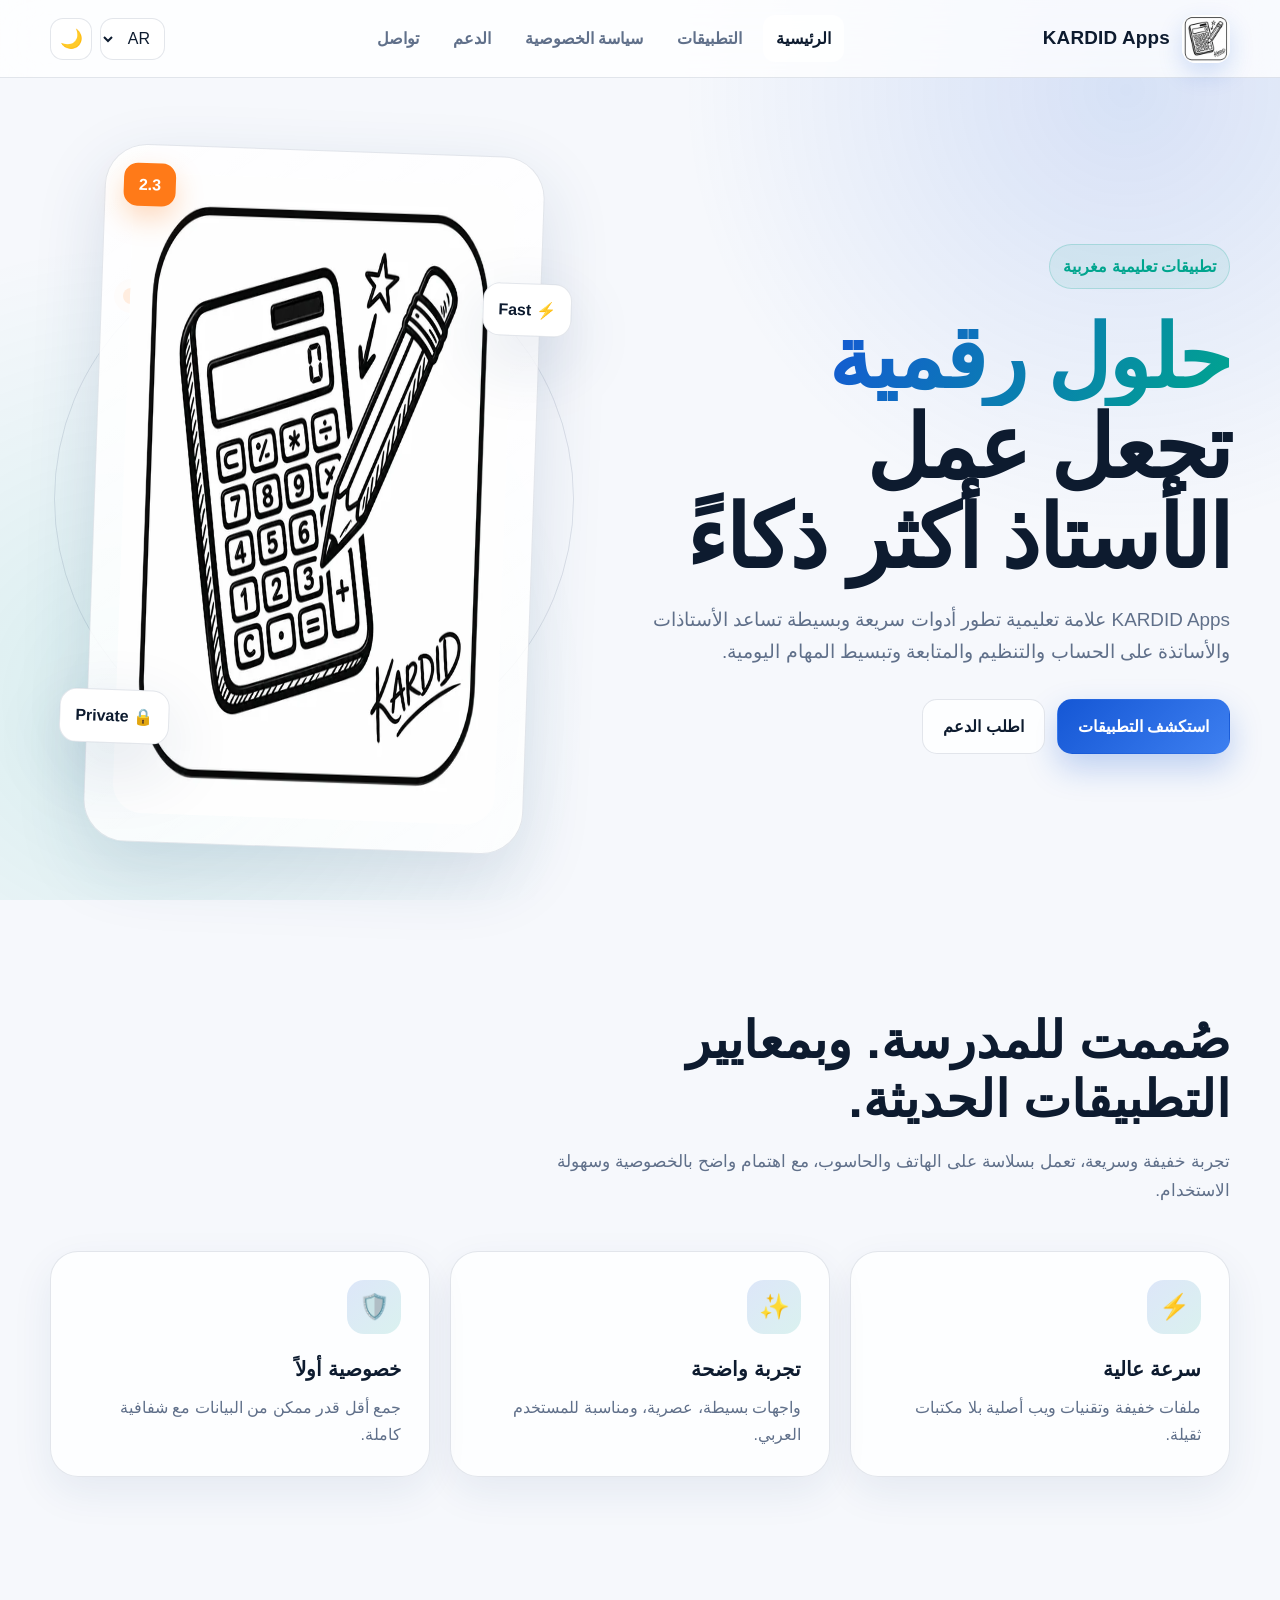
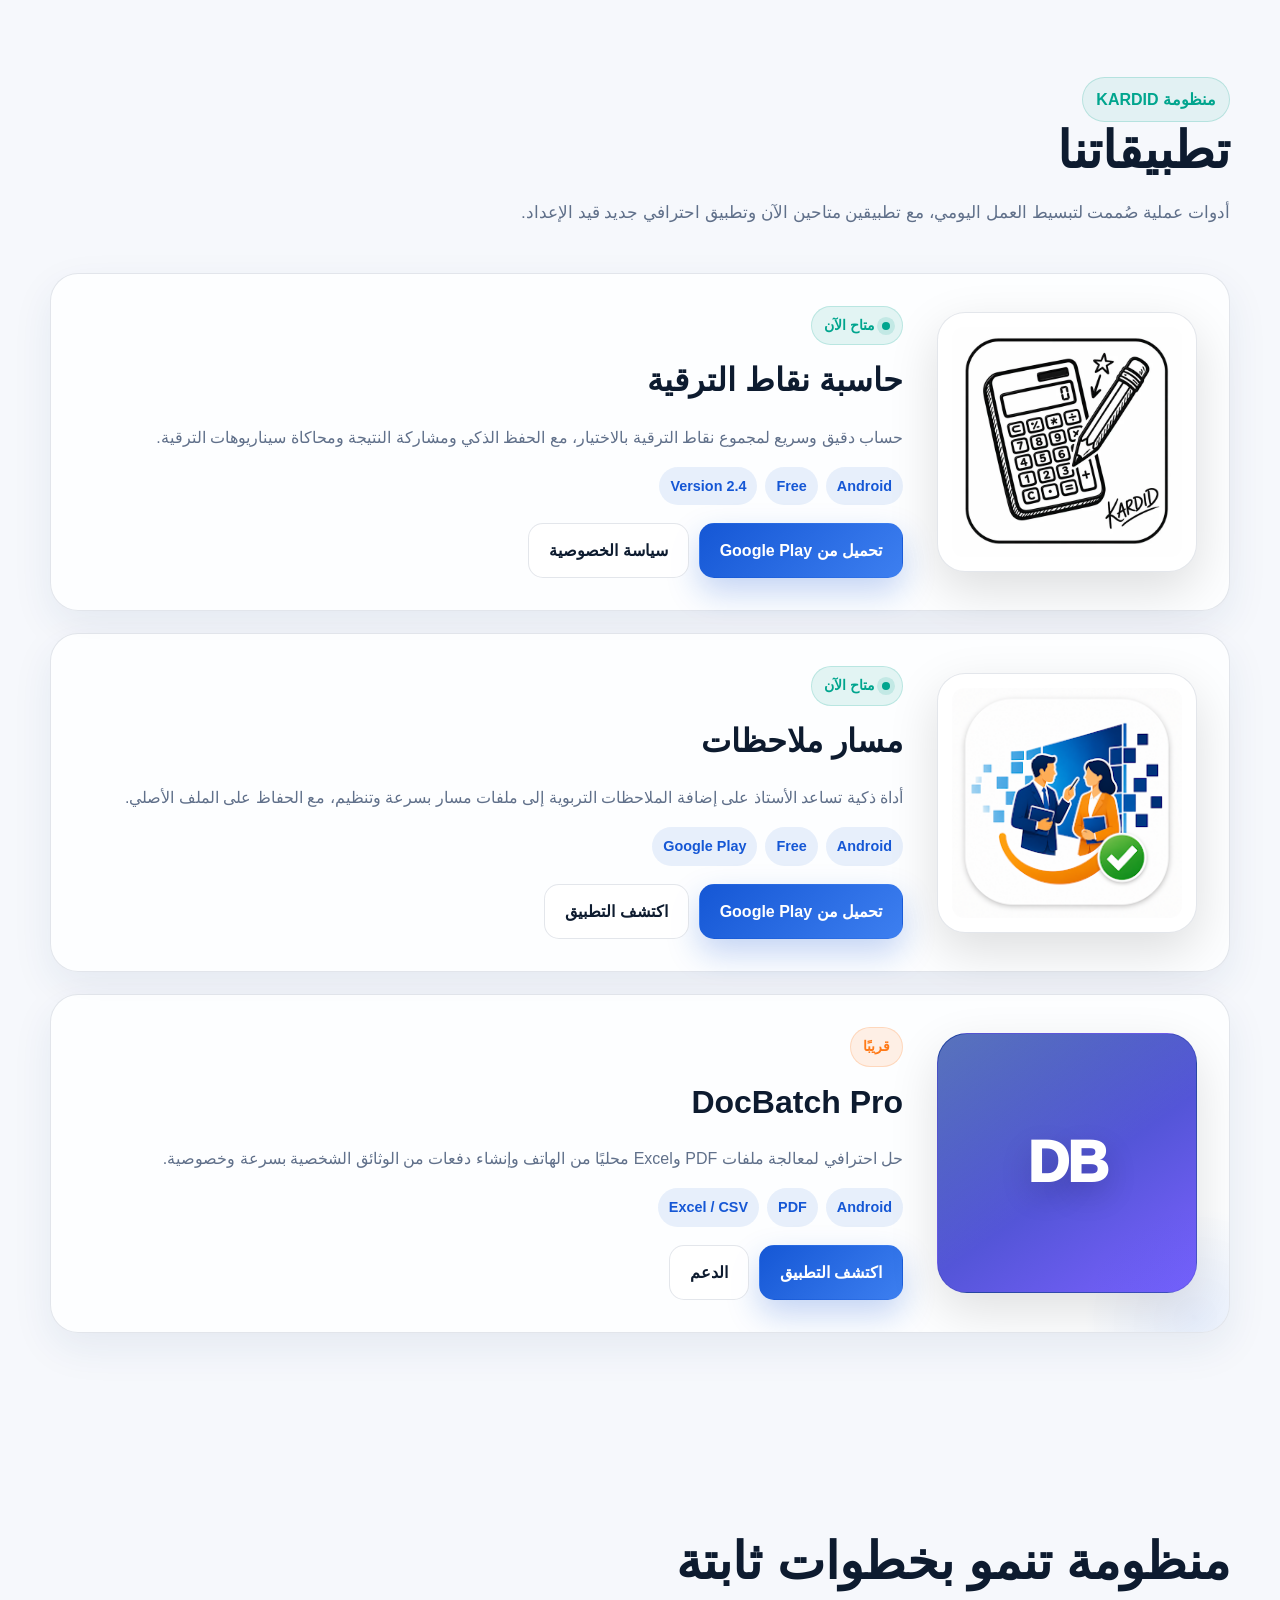
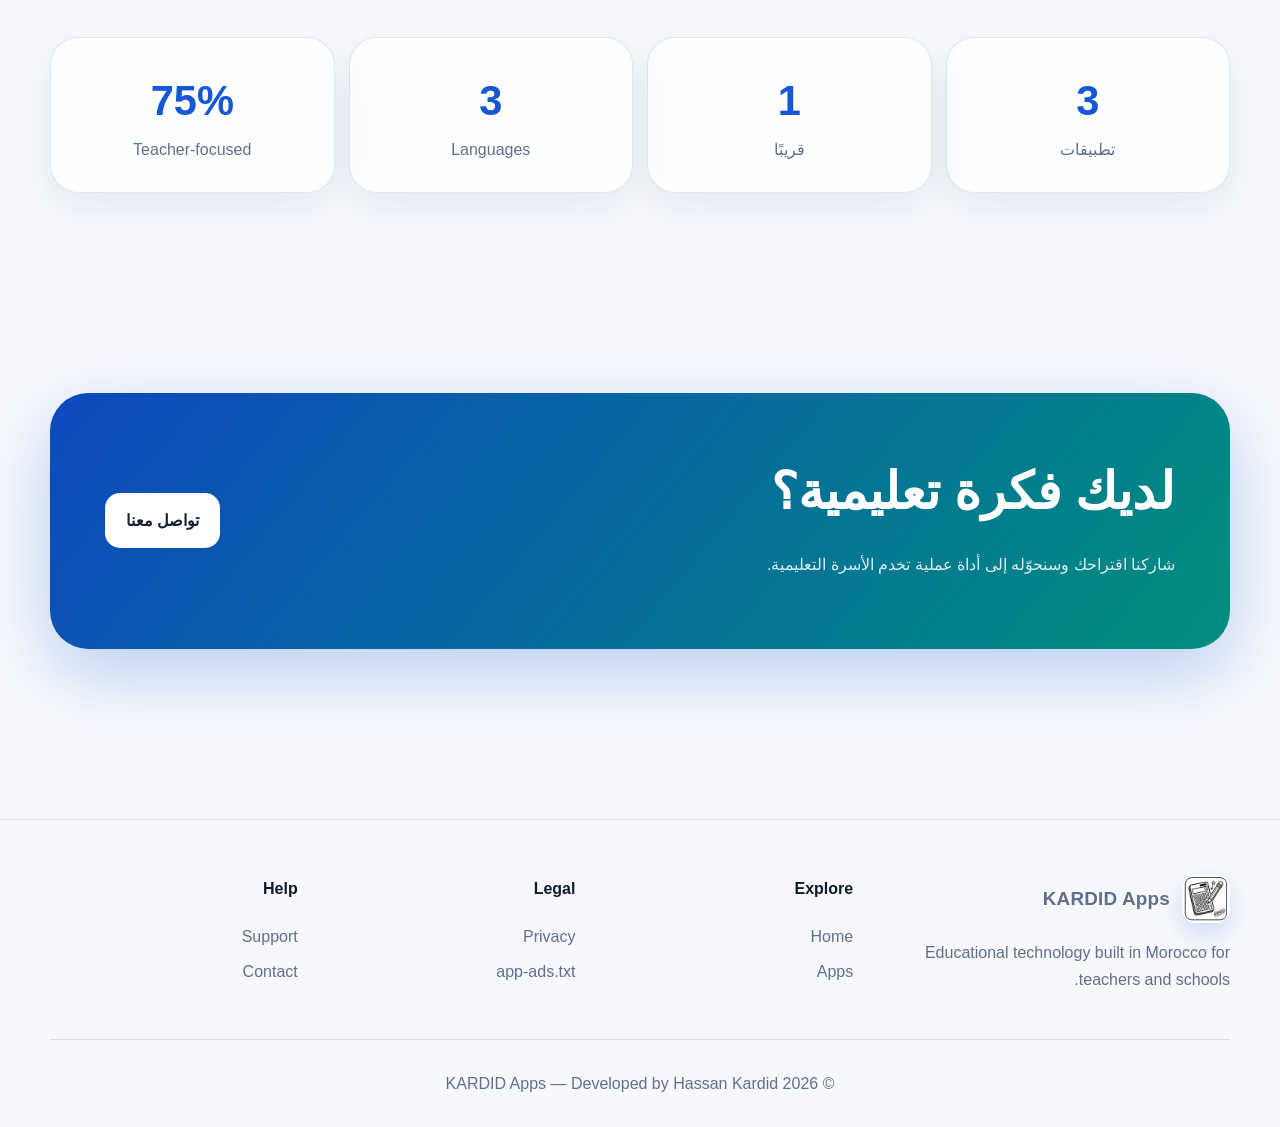
<file: index.html>
<!doctype html><html lang="ar" dir="rtl"><head><meta charset="utf-8"><meta name="viewport" content="width=device-width,initial-scale=1"><meta name="description" content="KARDID Apps develops smart educational applications for teachers and schools."><meta name="theme-color" content="#1557d5"><title>KARDID Apps — تطبيقات تعليمية ذكية</title><link rel="icon" href="assets/favicon.png"><link rel="preload" href="assets/kardid-icon.webp" as="image"><link rel="stylesheet" href="styles.css"><script defer src="script.js"></script></head><body><a class="skip-link" href="#main">Skip to content</a><header class="site-header"><div class="container nav"><a class="brand" href="index.html"><img src="assets/favicon.png" alt="KARDID Apps"><span>KARDID Apps</span></a><nav class="nav-links"><a class="active" href="index.html" data-i18n="home">الرئيسية</a><a href="#apps" data-i18n="apps">التطبيقات</a><a href="privacy.html" data-i18n="privacy">سياسة الخصوصية</a><a href="support.html" data-i18n="support">الدعم</a><a href="contact.html" data-i18n="contact">تواصل</a></nav><div class="nav-tools"><select id="languageSelect" class="lang-select" aria-label="Language"><option value="ar">AR</option><option value="fr">FR</option><option value="en">EN</option></select><button id="themeToggle" class="icon-btn" aria-label="Toggle theme">🌙</button><button id="menuToggle" class="icon-btn menu-btn" aria-label="Menu">☰</button></div></div></header><main id="main"><section class="hero"><div class="container hero-grid"><div><span class="eyebrow" data-i18n="badge">تطبيقات تعليمية مغربية</span><h1><span class="gradient-text" data-i18n="hero1">حلول رقمية</span><br><span data-i18n="hero2">تجعل عمل الأستاذ أكثر ذكاءً</span></h1><p data-i18n="heroP">KARDID Apps علامة تعليمية تطور أدوات سريعة وبسيطة تساعد الأستاذات والأساتذة على الحساب والتنظيم والمتابعة وتبسيط المهام اليومية.</p><div class="actions"><a class="btn btn-primary" href="#apps" data-i18n="explore">استكشف التطبيقات</a><a class="btn btn-secondary" href="support.html" data-i18n="ask">اطلب الدعم</a></div></div><div class="hero-visual"><div class="app-orbit"></div><div class="app-card"><span class="version-badge">2.3</span><img src="assets/kardid-icon.webp" alt="Promotion Points Calculator app icon" width="640" height="640"><span class="mini-badge badge-one">⚡ Fast</span><span class="mini-badge badge-two">🔒 Private</span></div></div></div></section><section class="section"><div class="container"><div class="section-head reveal"><h2 data-i18n="featuresTitle">صُممت للمدرسة. وبمعايير التطبيقات الحديثة.</h2><p data-i18n="featuresP">تجربة خفيفة وسريعة، تعمل بسلاسة على الهاتف والحاسوب، مع اهتمام واضح بالخصوصية وسهولة الاستخدام.</p></div><div class="grid-3"><article class="feature-card reveal"><div class="feature-icon">⚡</div><h3 data-i18n="f1">سرعة عالية</h3><p data-i18n="f1p">ملفات خفيفة وتقنيات ويب أصلية بلا مكتبات ثقيلة.</p></article><article class="feature-card reveal"><div class="feature-icon">✨</div><h3 data-i18n="f2">تجربة واضحة</h3><p data-i18n="f2p">واجهات بسيطة، عصرية، ومناسبة للمستخدم العربي.</p></article><article class="feature-card reveal"><div class="feature-icon">🛡️</div><h3 data-i18n="f3">خصوصية أولاً</h3><p data-i18n="f3p">جمع أقل قدر ممكن من البيانات مع شفافية كاملة.</p></article></div></div></section><section class="section" id="apps"><div class="container"><div class="section-head reveal"><span class="eyebrow" data-i18n="appsEyebrow">منظومة KARDID</span><h2 data-i18n="appsTitle">تطبيقاتنا</h2><p data-i18n="appsIntro">أدوات عملية صُممت لتبسيط العمل اليومي، مع تطبيقين متاحين الآن وتطبيق احترافي جديد قيد الإعداد.</p></div><div class="apps-stack">
<article class="product-card reveal"><img src="assets/kardid-icon.webp" alt="حاسبة نقاط الترقية KARDID"><div><div class="product-topline"><span class="status-chip status-live" data-i18n="availableNow">متاح الآن</span></div><h3 data-i18n="productTitle">حاسبة نقاط الترقية</h3><p data-i18n="productP">حساب دقيق وسريع لمجموع نقاط الترقية بالاختيار، مع الحفظ الذكي ومشاركة النتيجة ومحاكاة سيناريوهات الترقية.</p><div class="chips"><span class="chip">Android</span><span class="chip">Free</span><span class="chip">Version 2.4</span></div><div class="product-actions"><a class="btn btn-primary" href="https://play.google.com/store/apps/details?id=com.kardid.tarqia.app" target="_blank" rel="noopener" data-i18n="download">تحميل من Google Play</a><a class="btn btn-secondary" href="privacy.html" data-i18n="privacy">سياسة الخصوصية</a></div></div></article>
<article class="product-card reveal"><img src="assets/massar-molahadat.png" alt="أيقونة تطبيق Massar Molahadat" width="512" height="512" loading="lazy"><div><div class="product-topline"><span class="status-chip status-live" data-i18n="availableNow">متاح الآن</span></div><h3 data-i18n="massarTitle">مسار ملاحظات</h3><p data-i18n="massarP">أداة ذكية تساعد الأستاذ على إضافة الملاحظات التربوية إلى ملفات مسار بسرعة وتنظيم، مع الحفاظ على الملف الأصلي.</p><div class="chips"><span class="chip">Android</span><span class="chip">Free</span><span class="chip">Google Play</span></div><div class="product-actions"><a class="btn btn-primary" href="https://play.google.com/store/apps/details?id=com.kardid.massar_molahadat" target="_blank" rel="noopener" data-i18n="download">تحميل من Google Play</a><a class="btn btn-secondary" href="massar-molahadat.html" data-i18n="discoverApp">اكتشف التطبيق</a></div></div></article>
<article class="product-card reveal coming-card"><div class="app-logo-placeholder docbatch-mark" aria-hidden="true"><span>DB</span></div><div><div class="product-topline"><span class="status-chip status-soon" data-i18n="comingSoon">قريبًا</span></div><h3 data-i18n="docbatchTitle">DocBatch Pro</h3><p data-i18n="docbatchP">حل احترافي لمعالجة ملفات PDF وExcel محليًا من الهاتف وإنشاء دفعات من الوثائق الشخصية بسرعة وخصوصية.</p><div class="chips"><span class="chip">Android</span><span class="chip">PDF</span><span class="chip">Excel / CSV</span></div><div class="product-actions"><a class="btn btn-primary btn-disabled" href="docbatch-pro.html" data-i18n="discoverApp">اكتشف التطبيق</a><a class="btn btn-secondary" href="support.html" data-i18n="support">الدعم</a></div></div></article>
</div></div></section><section class="section"><div class="container"><div class="section-head reveal"><h2 data-i18n="statsTitle">منظومة تنمو بخطوات ثابتة</h2></div><div class="stats"><div class="stat glass-card reveal"><strong data-count="3">0</strong><span data-i18n="appsCountLabel">Apps</span></div><div class="stat glass-card reveal"><strong data-count="1">0</strong><span data-i18n="comingCountLabel">Coming soon</span></div><div class="stat glass-card reveal"><strong data-count="3">0</strong><span>Languages</span></div><div class="stat glass-card reveal"><strong data-count="100" data-suffix="%">0</strong><span>Teacher-focused</span></div></div></div></section><section class="section"><div class="container"><div class="cta reveal"><div><h2 data-i18n="ctaTitle">لديك فكرة تعليمية؟</h2><p data-i18n="ctaP">شاركنا اقتراحك وسنحوّله إلى أداة عملية تخدم الأسرة التعليمية.</p></div><a class="btn" href="contact.html" data-i18n="contactUs">تواصل معنا</a></div></div></section></main><footer class="site-footer"><div class="container"><div class="footer-grid"><div><a class="brand" href="index.html"><img src="assets/favicon.png" alt=""><span>KARDID Apps</span></a><p>Educational technology built in Morocco for teachers and schools.</p></div><div><h4>Explore</h4><div class="footer-links"><a href="index.html">Home</a><a href="#apps">Apps</a></div></div><div><h4>Legal</h4><div class="footer-links"><a href="privacy.html">Privacy</a><a href="app-ads.txt">app-ads.txt</a></div></div><div><h4>Help</h4><div class="footer-links"><a href="support.html">Support</a><a href="contact.html">Contact</a></div></div></div><div class="copyright">© <span id="year"></span> KARDID Apps — Developed by Hassan Kardid</div></div></footer></body></html>
</file>
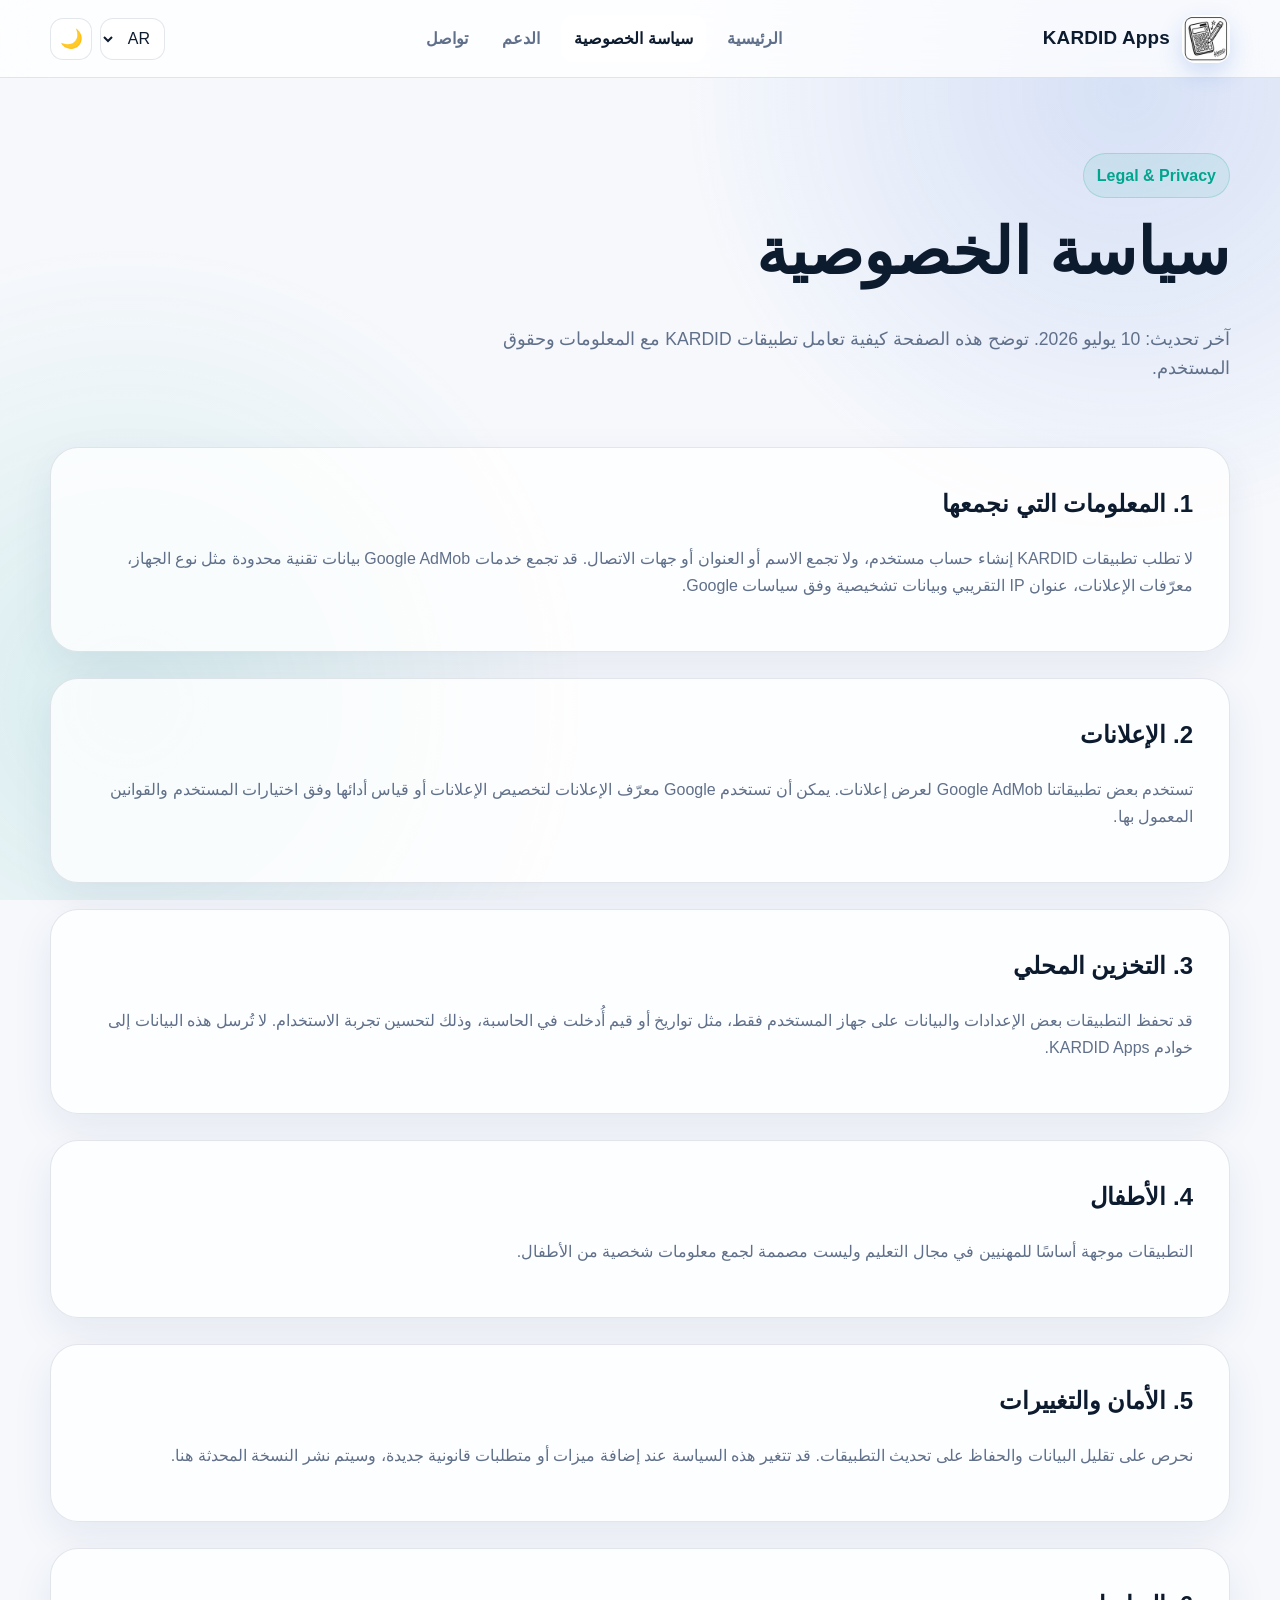
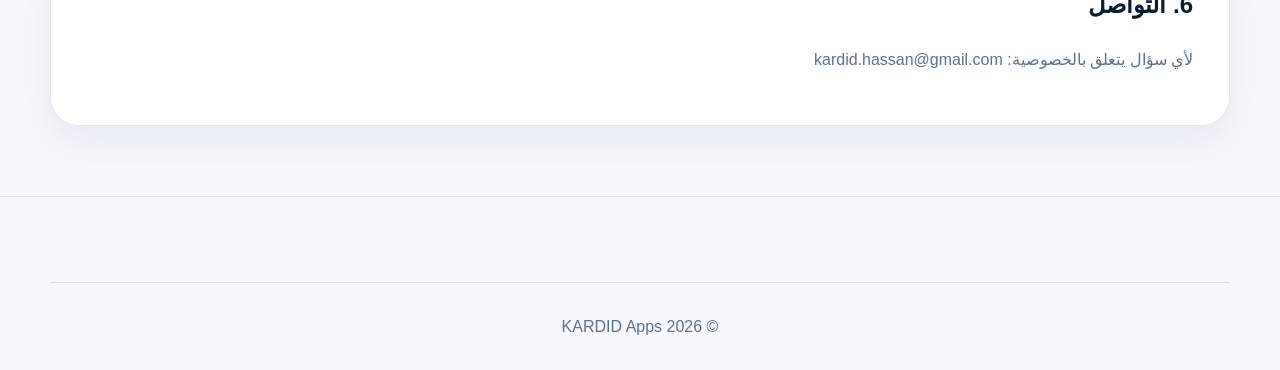
<file: confidentialité.html>
<!doctype html><html lang="ar" dir="rtl"><head><meta charset="utf-8"><meta name="viewport" content="width=device-width,initial-scale=1"><meta name="description" content="KARDID Apps privacy policy"><title>Privacy Policy — KARDID Apps</title><link rel="icon" href="assets/favicon.png"><link rel="stylesheet" href="styles.css"><script defer src="script.js"></script></head><body><header class="site-header"><div class="container nav"><a class="brand" href="index.html"><img src="assets/favicon.png" alt="KARDID"><span>KARDID Apps</span></a><nav class="nav-links"><a href="index.html" data-i18n="home">الرئيسية</a><a class="active" href="privacy.html" data-i18n="privacy">سياسة الخصوصية</a><a href="support.html" data-i18n="support">الدعم</a><a href="contact.html" data-i18n="contact">تواصل</a></nav><div class="nav-tools"><select id="languageSelect" class="lang-select"><option value="ar">AR</option><option value="fr">FR</option><option value="en">EN</option></select><button id="themeToggle" class="icon-btn">🌙</button><button id="menuToggle" class="icon-btn menu-btn">☰</button></div></div></header><main><section class="page-hero"><div class="container"><span class="eyebrow">Legal & Privacy</span><h1>سياسة الخصوصية</h1><p>آخر تحديث: 10 يوليو 2026. توضح هذه الصفحة كيفية تعامل تطبيقات KARDID مع المعلومات وحقوق المستخدم.</p></div></section><section class="container"><article class="content-card glass-card reveal"><h2>1. المعلومات التي نجمعها</h2><p>لا تطلب تطبيقات KARDID إنشاء حساب مستخدم، ولا تجمع الاسم أو العنوان أو جهات الاتصال. قد تجمع خدمات Google AdMob بيانات تقنية محدودة مثل نوع الجهاز، معرّفات الإعلانات، عنوان IP التقريبي وبيانات تشخيصية وفق سياسات Google.</p></article><article class="content-card glass-card reveal"><h2>2. الإعلانات</h2><p>تستخدم بعض تطبيقاتنا Google AdMob لعرض إعلانات. يمكن أن تستخدم Google معرّف الإعلانات لتخصيص الإعلانات أو قياس أدائها وفق اختيارات المستخدم والقوانين المعمول بها.</p></article><article class="content-card glass-card reveal"><h2>3. التخزين المحلي</h2><p>قد تحفظ التطبيقات بعض الإعدادات والبيانات على جهاز المستخدم فقط، مثل تواريخ أو قيم أُدخلت في الحاسبة، وذلك لتحسين تجربة الاستخدام. لا تُرسل هذه البيانات إلى خوادم KARDID Apps.</p></article><article class="content-card glass-card reveal"><h2>4. الأطفال</h2><p>التطبيقات موجهة أساسًا للمهنيين في مجال التعليم وليست مصممة لجمع معلومات شخصية من الأطفال.</p></article><article class="content-card glass-card reveal"><h2>5. الأمان والتغييرات</h2><p>نحرص على تقليل البيانات والحفاظ على تحديث التطبيقات. قد تتغير هذه السياسة عند إضافة ميزات أو متطلبات قانونية جديدة، وسيتم نشر النسخة المحدثة هنا.</p></article><article class="content-card glass-card reveal"><h2>6. التواصل</h2><p>لأي سؤال يتعلق بالخصوصية: <a href="mailto:kardid.hassan@gmail.com">kardid.hassan@gmail.com</a></p></article></section></main><footer class="site-footer"><div class="container"><div class="copyright">© <span id="year"></span> KARDID Apps</div></div></footer></body></html>
</file>
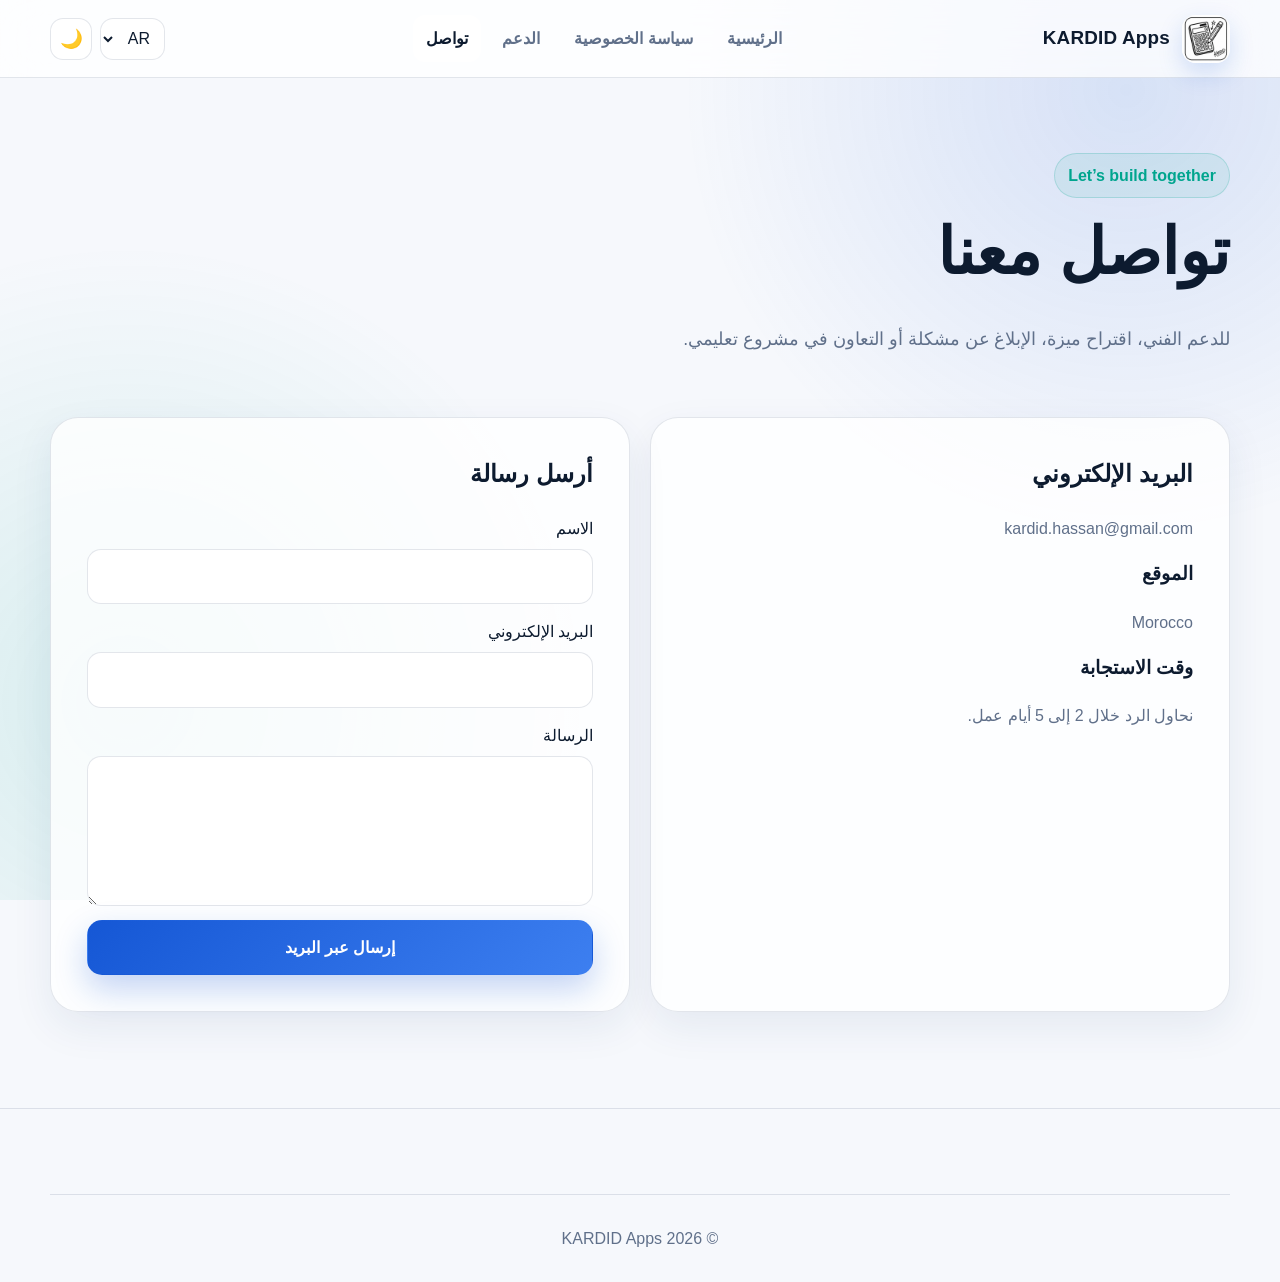
<file: contact.html>
<!doctype html><html lang="ar" dir="rtl"><head><meta charset="utf-8"><meta name="viewport" content="width=device-width,initial-scale=1"><meta name="description" content="Contact KARDID Apps"><title>Contact — KARDID Apps</title><link rel="icon" href="assets/favicon.png"><link rel="stylesheet" href="styles.css"><script defer src="script.js"></script></head><body><header class="site-header"><div class="container nav"><a class="brand" href="index.html"><img src="assets/favicon.png" alt="KARDID"><span>KARDID Apps</span></a><nav class="nav-links"><a href="index.html" data-i18n="home">الرئيسية</a><a href="privacy.html" data-i18n="privacy">سياسة الخصوصية</a><a href="support.html" data-i18n="support">الدعم</a><a class="active" href="contact.html" data-i18n="contact">تواصل</a></nav><div class="nav-tools"><select id="languageSelect" class="lang-select"><option value="ar">AR</option><option value="fr">FR</option><option value="en">EN</option></select><button id="themeToggle" class="icon-btn">🌙</button><button id="menuToggle" class="icon-btn menu-btn">☰</button></div></div></header><main><section class="page-hero"><div class="container"><span class="eyebrow">Let’s build together</span><h1>تواصل معنا</h1><p>للدعم الفني، اقتراح ميزة، الإبلاغ عن مشكلة أو التعاون في مشروع تعليمي.</p></div></section><section class="container support-grid"><article class="content-card glass-card reveal"><h2>البريد الإلكتروني</h2><p><a href="mailto:kardid.hassan@gmail.com">kardid.hassan@gmail.com</a></p><h3>الموقع</h3><p>Morocco</p><h3>وقت الاستجابة</h3><p>نحاول الرد خلال 2 إلى 5 أيام عمل.</p></article><article class="content-card glass-card reveal"><h2>أرسل رسالة</h2><form class="contact-form" action="mailto:kardid.hassan@gmail.com" method="post" enctype="text/plain"><label class="field"><span>الاسم</span><input name="name" required></label><label class="field"><span>البريد الإلكتروني</span><input type="email" name="email" required></label><label class="field"><span>الرسالة</span><textarea name="message" required></textarea></label><button class="btn btn-primary" type="submit">إرسال عبر البريد</button></form></article></section></main><footer class="site-footer"><div class="container"><div class="copyright">© <span id="year"></span> KARDID Apps</div></div></footer></body></html>
</file>
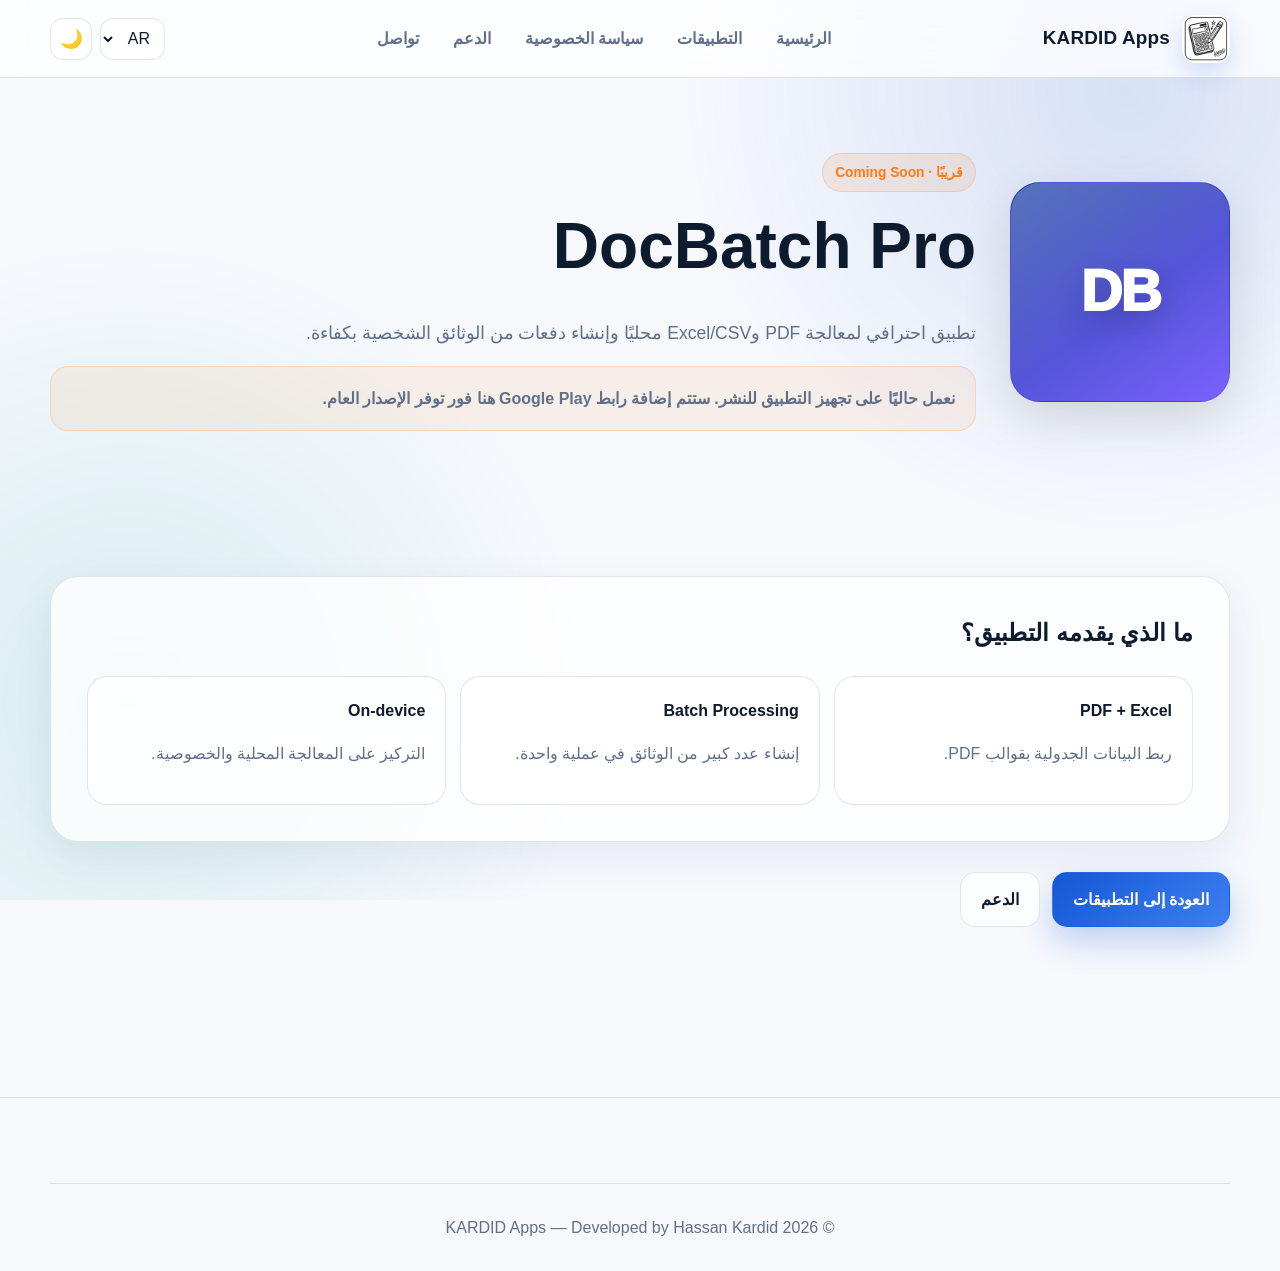
<file: docbatch-pro.html>
<!doctype html><html lang="ar" dir="rtl"><head><meta charset="utf-8"><meta name="viewport" content="width=device-width,initial-scale=1"><meta name="description" content="تطبيق احترافي لمعالجة PDF وExcel/CSV محليًا وإنشاء دفعات من الوثائق الشخصية بكفاءة."><meta name="theme-color" content="#1557d5"><title>DocBatch Pro — KARDID Apps</title><link rel="icon" href="assets/favicon.png"><link rel="stylesheet" href="styles.css"><script defer src="script.js"></script></head><body><header class="site-header"><div class="container nav"><a class="brand" href="index.html"><img src="assets/favicon.png" alt="KARDID Apps"><span>KARDID Apps</span></a><nav class="nav-links"><a href="index.html" data-i18n="home">الرئيسية</a><a href="index.html#apps" data-i18n="apps">التطبيقات</a><a href="privacy.html" data-i18n="privacy">سياسة الخصوصية</a><a href="support.html" data-i18n="support">الدعم</a><a href="contact.html" data-i18n="contact">تواصل</a></nav><div class="nav-tools"><select id="languageSelect" class="lang-select" aria-label="Language"><option value="ar">AR</option><option value="fr">FR</option><option value="en">EN</option></select><button id="themeToggle" class="icon-btn">🌙</button><button id="menuToggle" class="icon-btn menu-btn">☰</button></div></div></header><main><section class="page-hero"><div class="container app-detail-hero reveal"><div class="app-logo-placeholder docbatch-mark"><span>DB</span></div><div><span class="status-chip status-soon">قريبًا · Coming Soon</span><h1>DocBatch Pro</h1><p>تطبيق احترافي لمعالجة PDF وExcel/CSV محليًا وإنشاء دفعات من الوثائق الشخصية بكفاءة.</p><div class="coming-note">نعمل حاليًا على تجهيز التطبيق للنشر. ستتم إضافة رابط Google Play هنا فور توفر الإصدار العام.</div></div></div></section><section class="section"><div class="container"><div class="content-card glass-card reveal"><h2>ما الذي يقدمه التطبيق؟</h2><div class="feature-list"><div class="mini-feature"><strong>PDF + Excel</strong><p>ربط البيانات الجدولية بقوالب PDF.</p></div><div class="mini-feature"><strong>Batch Processing</strong><p>إنشاء عدد كبير من الوثائق في عملية واحدة.</p></div><div class="mini-feature"><strong>On-device</strong><p>التركيز على المعالجة المحلية والخصوصية.</p></div></div></div><div class="actions"><a class="btn btn-primary" href="index.html#apps">العودة إلى التطبيقات</a><a class="btn btn-secondary" href="support.html">الدعم</a></div></div></section></main><footer class="site-footer"><div class="container"><div class="copyright">© <span id="year"></span> KARDID Apps — Developed by Hassan Kardid</div></div></footer></body></html>
</file>
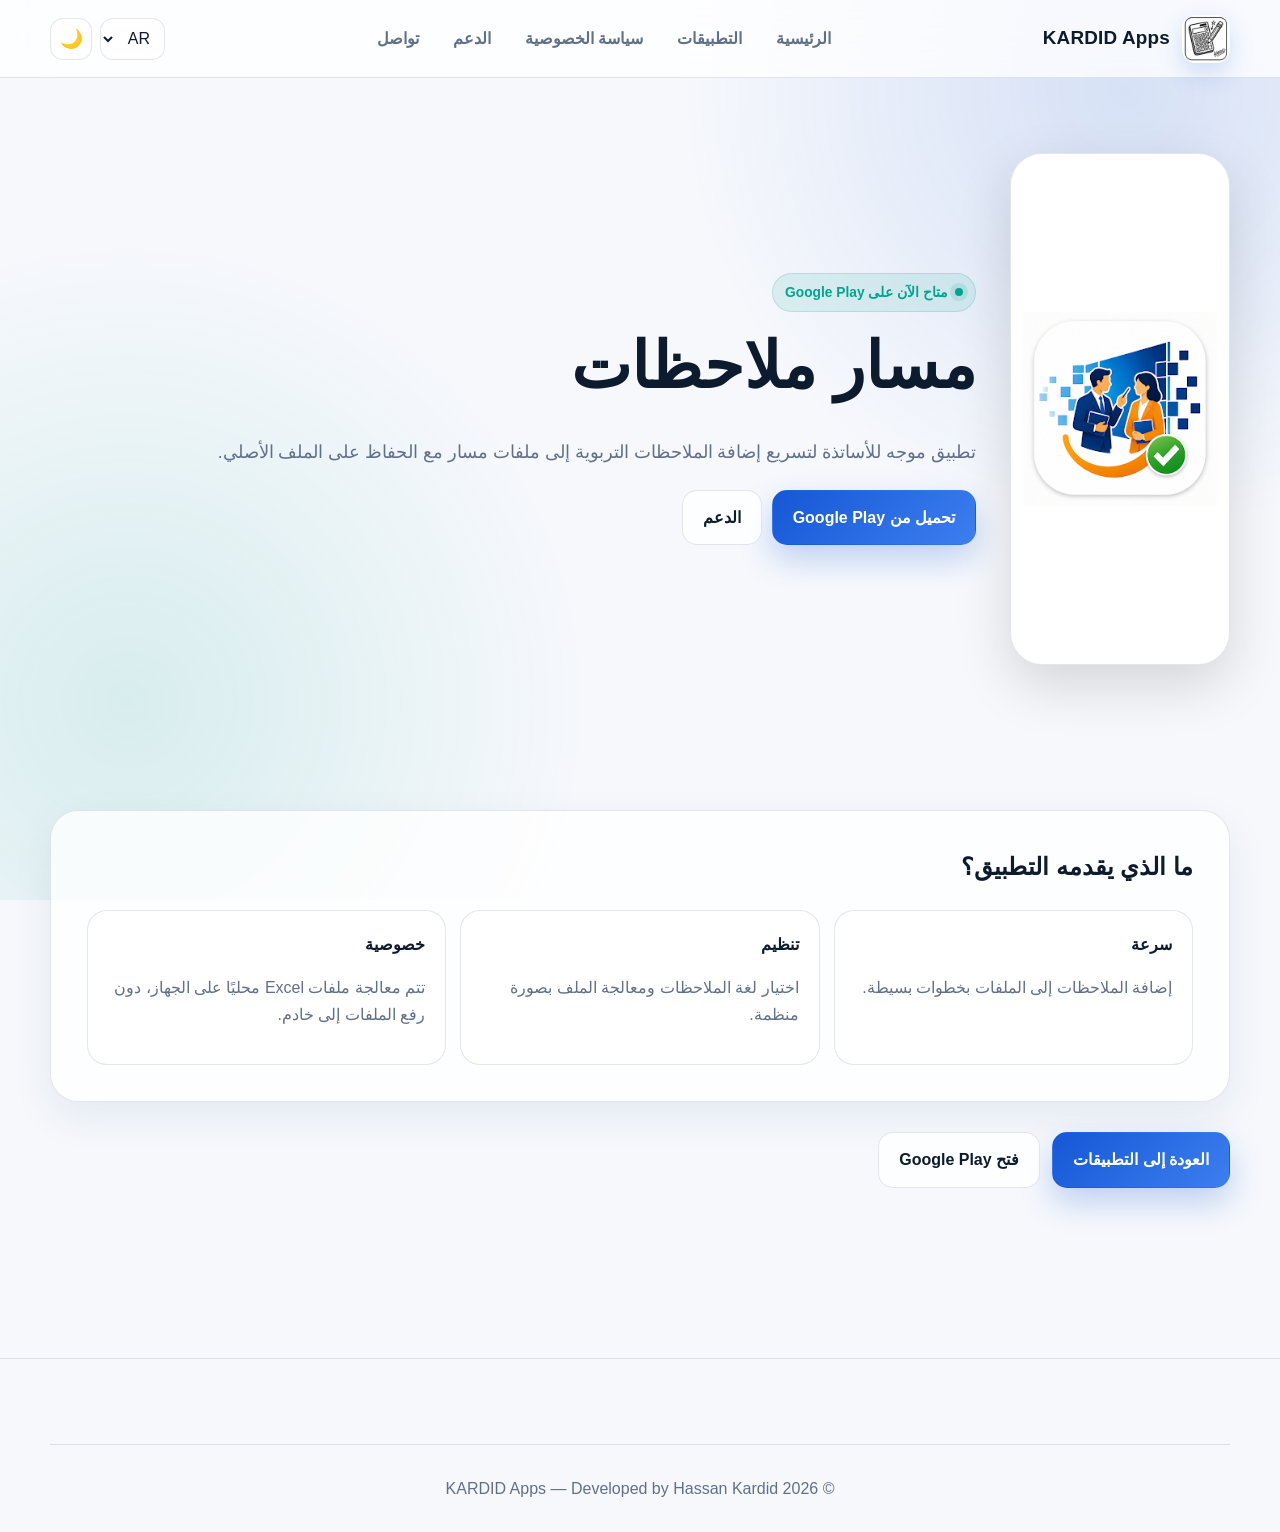
<file: massar-molahadat.html>
<!doctype html><html lang="ar" dir="rtl"><head><meta charset="utf-8"><meta name="viewport" content="width=device-width,initial-scale=1"><meta name="description" content="تطبيق موجه للأساتذة لتسريع إضافة الملاحظات التربوية إلى ملفات مسار مع الحفاظ على الملف الأصلي."><meta name="theme-color" content="#1557d5"><title>مسار ملاحظات — KARDID Apps</title><link rel="icon" href="assets/favicon.png"><link rel="stylesheet" href="styles.css"><script defer src="script.js"></script></head><body><header class="site-header"><div class="container nav"><a class="brand" href="index.html"><img src="assets/favicon.png" alt="KARDID Apps"><span>KARDID Apps</span></a><nav class="nav-links"><a href="index.html" data-i18n="home">الرئيسية</a><a href="index.html#apps" data-i18n="apps">التطبيقات</a><a href="privacy.html" data-i18n="privacy">سياسة الخصوصية</a><a href="support.html" data-i18n="support">الدعم</a><a href="contact.html" data-i18n="contact">تواصل</a></nav><div class="nav-tools"><select id="languageSelect" class="lang-select" aria-label="Language"><option value="ar">AR</option><option value="fr">FR</option><option value="en">EN</option></select><button id="themeToggle" class="icon-btn">🌙</button><button id="menuToggle" class="icon-btn menu-btn">☰</button></div></div></header><main><section class="page-hero"><div class="container app-detail-hero reveal"><img class="app-detail-icon" src="assets/massar-molahadat.png" alt="أيقونة تطبيق Massar Molahadat" width="512" height="512"><div><span class="status-chip status-live">متاح الآن على Google Play</span><h1>مسار ملاحظات</h1><p>تطبيق موجه للأساتذة لتسريع إضافة الملاحظات التربوية إلى ملفات مسار مع الحفاظ على الملف الأصلي.</p><div class="product-actions detail-store-actions"><a class="btn btn-primary" href="https://play.google.com/store/apps/details?id=com.kardid.massar_molahadat" target="_blank" rel="noopener">تحميل من Google Play</a><a class="btn btn-secondary" href="support.html">الدعم</a></div></div></div></section><section class="section"><div class="container"><div class="content-card glass-card reveal"><h2>ما الذي يقدمه التطبيق؟</h2><div class="feature-list"><div class="mini-feature"><strong>سرعة</strong><p>إضافة الملاحظات إلى الملفات بخطوات بسيطة.</p></div><div class="mini-feature"><strong>تنظيم</strong><p>اختيار لغة الملاحظات ومعالجة الملف بصورة منظمة.</p></div><div class="mini-feature"><strong>خصوصية</strong><p>تتم معالجة ملفات Excel محليًا على الجهاز، دون رفع الملفات إلى خادم.</p></div></div></div><div class="actions"><a class="btn btn-primary" href="index.html#apps">العودة إلى التطبيقات</a><a class="btn btn-secondary" href="https://play.google.com/store/apps/details?id=com.kardid.massar_molahadat" target="_blank" rel="noopener">فتح Google Play</a></div></div></section></main><footer class="site-footer"><div class="container"><div class="copyright">© <span id="year"></span> KARDID Apps — Developed by Hassan Kardid</div></div></footer></body></html>
</file>
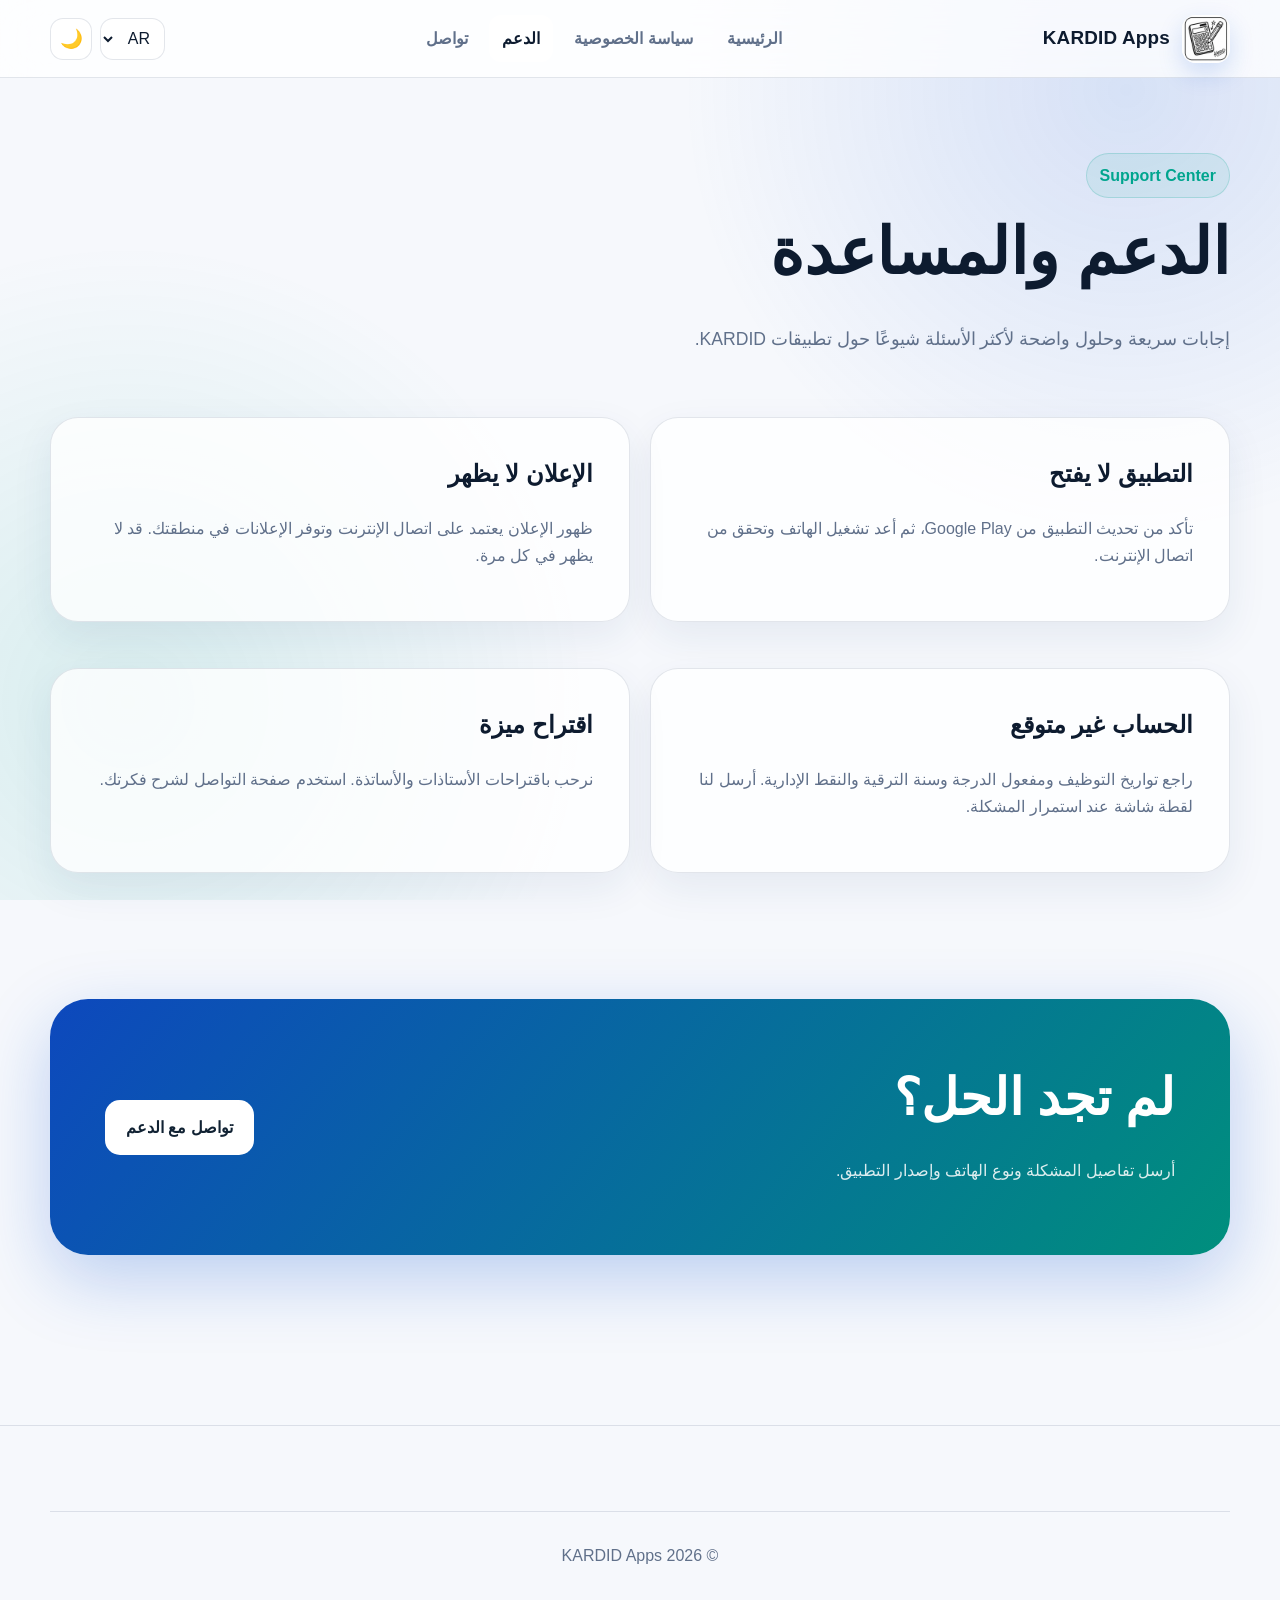
<file: support.html>
<!doctype html><html lang="ar" dir="rtl"><head><meta charset="utf-8"><meta name="viewport" content="width=device-width,initial-scale=1"><meta name="description" content="KARDID Apps support"><title>Support — KARDID Apps</title><link rel="icon" href="assets/favicon.png"><link rel="stylesheet" href="styles.css"><script defer src="script.js"></script></head><body><header class="site-header"><div class="container nav"><a class="brand" href="index.html"><img src="assets/favicon.png" alt="KARDID"><span>KARDID Apps</span></a><nav class="nav-links"><a href="index.html" data-i18n="home">الرئيسية</a><a href="privacy.html" data-i18n="privacy">سياسة الخصوصية</a><a class="active" href="support.html" data-i18n="support">الدعم</a><a href="contact.html" data-i18n="contact">تواصل</a></nav><div class="nav-tools"><select id="languageSelect" class="lang-select"><option value="ar">AR</option><option value="fr">FR</option><option value="en">EN</option></select><button id="themeToggle" class="icon-btn">🌙</button><button id="menuToggle" class="icon-btn menu-btn">☰</button></div></div></header><main><section class="page-hero"><div class="container"><span class="eyebrow">Support Center</span><h1>الدعم والمساعدة</h1><p>إجابات سريعة وحلول واضحة لأكثر الأسئلة شيوعًا حول تطبيقات KARDID.</p></div></section><section class="container support-grid"><article class="content-card glass-card reveal"><h2>التطبيق لا يفتح</h2><p>تأكد من تحديث التطبيق من Google Play، ثم أعد تشغيل الهاتف وتحقق من اتصال الإنترنت.</p></article><article class="content-card glass-card reveal"><h2>الإعلان لا يظهر</h2><p>ظهور الإعلان يعتمد على اتصال الإنترنت وتوفر الإعلانات في منطقتك. قد لا يظهر في كل مرة.</p></article><article class="content-card glass-card reveal"><h2>الحساب غير متوقع</h2><p>راجع تواريخ التوظيف ومفعول الدرجة وسنة الترقية والنقط الإدارية. أرسل لنا لقطة شاشة عند استمرار المشكلة.</p></article><article class="content-card glass-card reveal"><h2>اقتراح ميزة</h2><p>نرحب باقتراحات الأستاذات والأساتذة. استخدم صفحة التواصل لشرح فكرتك.</p></article></section><section class="section"><div class="container"><div class="cta reveal"><div><h2>لم تجد الحل؟</h2><p>أرسل تفاصيل المشكلة ونوع الهاتف وإصدار التطبيق.</p></div><a class="btn" href="contact.html">تواصل مع الدعم</a></div></div></section></main><footer class="site-footer"><div class="container"><div class="copyright">© <span id="year"></span> KARDID Apps</div></div></footer></body></html>
</file>
<file: styles.css>
:root{--bg:#f6f8fc;--surface:rgba(255,255,255,.78);--surface-solid:#fff;--text:#0d1b2f;--muted:#60708a;--line:rgba(28,54,91,.12);--primary:#1557d5;--primary-2:#00a58e;--accent:#ff7a18;--shadow:0 24px 70px rgba(30,63,110,.14);--radius:28px;--nav-h:78px;--max:1180px;color-scheme:light}
[data-theme="dark"]{--bg:#07111f;--surface:rgba(14,27,47,.78);--surface-solid:#0e1b2f;--text:#f5f8ff;--muted:#9eb0ca;--line:rgba(183,205,236,.14);--primary:#71a7ff;--primary-2:#43d7be;--accent:#ff9a4d;--shadow:0 24px 80px rgba(0,0,0,.36);color-scheme:dark}
*{box-sizing:border-box}html{scroll-behavior:smooth}body{margin:0;font-family:"Segoe UI",Tahoma,Arial,sans-serif;background:var(--bg);color:var(--text);line-height:1.7;overflow-x:hidden}body::before{content:"";position:fixed;inset:0;pointer-events:none;background:radial-gradient(circle at 88% 10%,rgba(21,87,213,.14),transparent 32%),radial-gradient(circle at 10% 78%,rgba(0,165,142,.12),transparent 34%);z-index:-2}a{color:inherit;text-decoration:none}img{max-width:100%;display:block}button,select,input,textarea{font:inherit}.container{width:min(var(--max),calc(100% - 32px));margin:auto}.site-header{position:sticky;top:0;z-index:50;height:var(--nav-h);display:flex;align-items:center;background:color-mix(in srgb,var(--surface-solid) 76%,transparent);backdrop-filter:blur(22px);border-bottom:1px solid var(--line)}.nav{display:flex;align-items:center;justify-content:space-between;gap:20px}.brand{display:flex;align-items:center;gap:12px;font-weight:900;letter-spacing:.2px}.brand img{width:48px;height:48px;border-radius:14px;box-shadow:0 10px 25px rgba(21,87,213,.18)}.brand span{font-size:1.18rem}.nav-links{display:flex;align-items:center;gap:8px}.nav-links a{padding:10px 13px;border-radius:12px;color:var(--muted);font-weight:700}.nav-links a:hover,.nav-links a.active{background:var(--surface);color:var(--text)}.nav-tools{display:flex;align-items:center;gap:8px}.icon-btn,.lang-select{height:42px;border:1px solid var(--line);background:var(--surface);color:var(--text);border-radius:13px;cursor:pointer}.icon-btn{width:42px;display:grid;place-items:center;font-size:1.15rem}.lang-select{padding:0 10px}.menu-btn{display:none}.hero{min-height:calc(100vh - var(--nav-h));display:grid;align-items:center;padding:72px 0 64px}.hero-grid{display:grid;grid-template-columns:1.05fr .95fr;gap:70px;align-items:center}.eyebrow{display:inline-flex;gap:8px;align-items:center;padding:8px 13px;border:1px solid rgba(0,165,142,.2);background:rgba(0,165,142,.08);color:var(--primary-2);border-radius:999px;font-weight:800}.hero h1{font-size:clamp(3rem,6.8vw,6.2rem);line-height:1.03;letter-spacing:-2px;margin:24px 0 22px}.gradient-text{background:linear-gradient(120deg,var(--primary),var(--primary-2));background-clip:text;-webkit-background-clip:text;color:transparent}.hero p{font-size:1.18rem;color:var(--muted);max-width:650px}.actions{display:flex;flex-wrap:wrap;gap:12px;margin-top:30px}.btn{display:inline-flex;align-items:center;justify-content:center;gap:9px;padding:13px 20px;border-radius:15px;font-weight:900;border:1px solid transparent;transition:.25s}.btn-primary{background:linear-gradient(135deg,var(--primary),#3d7ff0);color:#fff;box-shadow:0 14px 32px rgba(21,87,213,.25)}.btn-secondary{background:var(--surface);border-color:var(--line)}.btn:hover{transform:translateY(-2px)}.hero-visual{position:relative;display:grid;place-items:center}.app-orbit{position:absolute;width:520px;height:520px;border:1px solid var(--line);border-radius:50%;animation:spin 28s linear infinite}.app-orbit::after{content:"";position:absolute;width:16px;height:16px;background:var(--accent);border-radius:50%;top:48px;left:68px;box-shadow:0 0 0 9px rgba(255,122,24,.12)}.app-card{position:relative;width:min(440px,92%);padding:28px;border:1px solid var(--line);border-radius:42px;background:linear-gradient(145deg,color-mix(in srgb,var(--surface-solid) 88%,transparent),var(--surface));box-shadow:var(--shadow);transform:rotate(2deg);animation:float 6s ease-in-out infinite}.app-card img{border-radius:30px}.version-badge{position:absolute;top:18px;left:18px;background:var(--accent);color:#fff;padding:8px 15px;border-radius:14px;font-weight:900;box-shadow:0 12px 28px rgba(255,122,24,.28)}.mini-badge{position:absolute;background:var(--surface-solid);border:1px solid var(--line);box-shadow:var(--shadow);padding:12px 15px;border-radius:17px;font-weight:800}.badge-one{right:-32px;top:18%}.badge-two{left:-28px;bottom:14%}.section{padding:100px 0}.section-head{max-width:750px;margin-bottom:45px}.section-head h2{font-size:clamp(2rem,4vw,3.8rem);line-height:1.15;margin:0 0 14px}.section-head p{color:var(--muted);font-size:1.08rem}.grid-3{display:grid;grid-template-columns:repeat(3,1fr);gap:20px}.feature-card,.product-card,.glass-card{background:var(--surface);border:1px solid var(--line);border-radius:var(--radius);box-shadow:0 15px 40px rgba(30,63,110,.08)}.feature-card{padding:28px;transition:.3s}.feature-card:hover{transform:translateY(-8px);box-shadow:var(--shadow)}.feature-icon{width:54px;height:54px;border-radius:17px;display:grid;place-items:center;background:linear-gradient(135deg,rgba(21,87,213,.14),rgba(0,165,142,.14));font-size:1.55rem}.feature-card h3{margin:18px 0 8px;font-size:1.25rem}.feature-card p{color:var(--muted);margin:0}.product-card{display:grid;grid-template-columns:260px 1fr;gap:34px;padding:32px;align-items:center}.product-card img{border-radius:30px;box-shadow:0 18px 50px rgba(0,0,0,.13)}.product-card h3{font-size:2rem;margin:0 0 8px}.product-card p{color:var(--muted)}.chips{display:flex;flex-wrap:wrap;gap:8px;margin:16px 0}.chip{padding:7px 11px;border-radius:999px;background:rgba(21,87,213,.09);color:var(--primary);font-weight:800;font-size:.9rem}.stats{display:grid;grid-template-columns:repeat(4,1fr);gap:14px}.stat{padding:28px;text-align:center}.stat strong{display:block;font-size:2.6rem;color:var(--primary)}.stat span{color:var(--muted)}.cta{padding:55px;border-radius:38px;background:linear-gradient(130deg,#0d48bd,#008f7d);color:#fff;display:flex;justify-content:space-between;gap:30px;align-items:center;box-shadow:0 24px 70px rgba(21,87,213,.26)}.cta h2{font-size:clamp(2rem,4vw,3.4rem);margin:0}.cta p{opacity:.86}.cta .btn{background:#fff;color:#123}.page-hero{padding:75px 0 45px}.page-hero h1{font-size:clamp(2.7rem,5vw,4.8rem);margin:0 0 15px}.page-hero p{color:var(--muted);font-size:1.1rem;max-width:760px}.content-card{padding:36px;margin-bottom:26px}.content-card h2,.content-card h3{margin-top:0}.content-card p,.content-card li{color:var(--muted)}.support-grid{display:grid;grid-template-columns:repeat(2,1fr);gap:20px}.contact-form{display:grid;gap:14px}.field{display:grid;gap:7px}.field input,.field textarea{border:1px solid var(--line);background:var(--surface-solid);color:var(--text);border-radius:14px;padding:13px 15px}.field textarea{min-height:150px;resize:vertical}.site-footer{padding:55px 0 30px;border-top:1px solid var(--line);margin-top:70px}.footer-grid{display:grid;grid-template-columns:1.4fr repeat(3,1fr);gap:30px}.footer-grid h4{margin-top:0}.footer-grid p,.footer-grid a{color:var(--muted)}.footer-links{display:grid;gap:8px}.copyright{text-align:center;color:var(--muted);padding-top:30px;margin-top:30px;border-top:1px solid var(--line)}.reveal{opacity:0;transform:translateY(28px);transition:opacity .75s ease,transform .75s ease}.reveal.is-visible{opacity:1;transform:none}.skip-link{position:absolute;top:-100px;left:20px;background:var(--primary);color:white;padding:10px;z-index:100}.skip-link:focus{top:15px}@keyframes float{0%,100%{transform:translateY(0) rotate(2deg)}50%{transform:translateY(-15px) rotate(-1deg)}}@keyframes spin{to{transform:rotate(360deg)}}@media(max-width:900px){.nav-links{display:none;position:absolute;top:var(--nav-h);left:16px;right:16px;flex-direction:column;align-items:stretch;padding:14px;background:var(--surface-solid);border:1px solid var(--line);border-radius:20px;box-shadow:var(--shadow)}.nav-links.open{display:flex}.menu-btn{display:grid}.hero-grid{grid-template-columns:1fr;text-align:center}.hero p{margin-inline:auto}.actions{justify-content:center}.hero-visual{margin-top:20px}.grid-3,.stats{grid-template-columns:repeat(2,1fr)}.product-card{grid-template-columns:1fr;text-align:center}.product-card img{max-width:280px;margin:auto}.footer-grid{grid-template-columns:1fr 1fr}.cta{flex-direction:column;text-align:center}.support-grid{grid-template-columns:1fr}}@media(max-width:600px){.container{width:min(100% - 22px,var(--max))}.hero{padding-top:38px}.hero h1{font-size:3.2rem}.app-orbit{width:330px;height:330px}.mini-badge{display:none}.section{padding:72px 0}.grid-3,.stats,.footer-grid{grid-template-columns:1fr}.product-card{padding:22px}.content-card{padding:24px}.nav .brand span{display:none}.lang-select{max-width:78px}.cta{padding:34px 22px}}@media(prefers-reduced-motion:reduce){*,*::before,*::after{animation-duration:.001ms!important;animation-iteration-count:1!important;scroll-behavior:auto!important;transition-duration:.001ms!important}.reveal{opacity:1;transform:none}}

.apps-stack{display:grid;gap:22px}.product-topline{display:flex;align-items:center;gap:10px;margin-bottom:8px}.status-chip{display:inline-flex;align-items:center;gap:7px;padding:7px 12px;border-radius:999px;font-weight:900;font-size:.86rem}.status-live{background:rgba(0,165,142,.11);color:var(--primary-2);border:1px solid rgba(0,165,142,.18)}.status-live::before{content:"";width:8px;height:8px;border-radius:50%;background:currentColor;box-shadow:0 0 0 5px color-mix(in srgb,currentColor 14%,transparent)}.status-soon{background:rgba(255,122,24,.11);color:var(--accent);border:1px solid rgba(255,122,24,.2)}.coming-card{position:relative;overflow:hidden}.coming-card::after{content:"";position:absolute;inset:auto -80px -100px auto;width:230px;height:230px;border-radius:50%;background:radial-gradient(circle,rgba(21,87,213,.10),transparent 68%);pointer-events:none}.app-logo-placeholder{width:260px;aspect-ratio:1;border-radius:30px;display:grid;place-items:center;box-shadow:0 18px 50px rgba(0,0,0,.12);border:1px solid var(--line);position:relative;overflow:hidden}.app-logo-placeholder::before{content:"";position:absolute;inset:0;background:linear-gradient(145deg,rgba(255,255,255,.24),transparent 55%)}.app-logo-placeholder span{position:relative;z-index:1;font-size:4.6rem;font-weight:1000;letter-spacing:-3px;color:#fff;text-shadow:0 12px 30px rgba(0,0,0,.18)}.massar-mark{background:linear-gradient(145deg,#136f63,#20b486)}.docbatch-mark{background:linear-gradient(145deg,#2447a8,#7b61ff)}.docbatch-mark span{font-size:3.6rem;letter-spacing:-2px}.product-actions{display:flex;flex-wrap:wrap;gap:10px;margin-top:18px}.btn-disabled{background:linear-gradient(135deg,var(--primary),#3d7ff0);color:#fff}.app-detail-hero{display:grid;grid-template-columns:220px 1fr;gap:34px;align-items:center}.app-detail-hero .app-logo-placeholder{width:220px}.coming-note{padding:18px 20px;border-radius:18px;background:rgba(255,122,24,.08);border:1px solid rgba(255,122,24,.18);color:var(--muted);font-weight:700}.feature-list{display:grid;grid-template-columns:repeat(3,1fr);gap:14px;margin-top:22px}.mini-feature{padding:20px;border:1px solid var(--line);border-radius:20px;background:var(--surface)}@media(max-width:900px){.app-detail-hero{grid-template-columns:1fr;text-align:center}.app-detail-hero .app-logo-placeholder{margin:auto}.feature-list{grid-template-columns:1fr 1fr}}@media(max-width:600px){.app-logo-placeholder{width:min(280px,100%);margin:auto}.product-actions{justify-content:center}.feature-list{grid-template-columns:1fr}}

.app-detail-icon{width:220px;aspect-ratio:1;object-fit:contain;padding:12px;box-sizing:border-box;background:#fff;border-radius:32px;border:1px solid var(--line);box-shadow:0 20px 55px rgba(0,0,0,.14)}
.detail-store-actions{margin-top:22px}
.product-card>img{width:min(100%,260px);aspect-ratio:1;object-fit:contain;padding:14px;box-sizing:border-box;background:#fff;border-radius:28px;border:1px solid var(--line)}
@media(max-width:900px){.app-detail-icon{margin:auto}.product-card>img{max-width:280px;margin:auto}}


/* Uniform app icon sizing: prevent grid/flex stretching */
.product-card > img{
  width:260px !important;
  height:260px !important;
  aspect-ratio:1 / 1 !important;
  object-fit:contain !important;
  padding:14px;
  box-sizing:border-box;
  background:#fff;
  border-radius:28px;
  border:1px solid var(--line);
  align-self:center !important;
  justify-self:center !important;
  flex:none !important;
}

@media(max-width:900px){
  .product-card > img{
    width:240px !important;
    height:240px !important;
    max-width:100%;
  }
}
</file>
